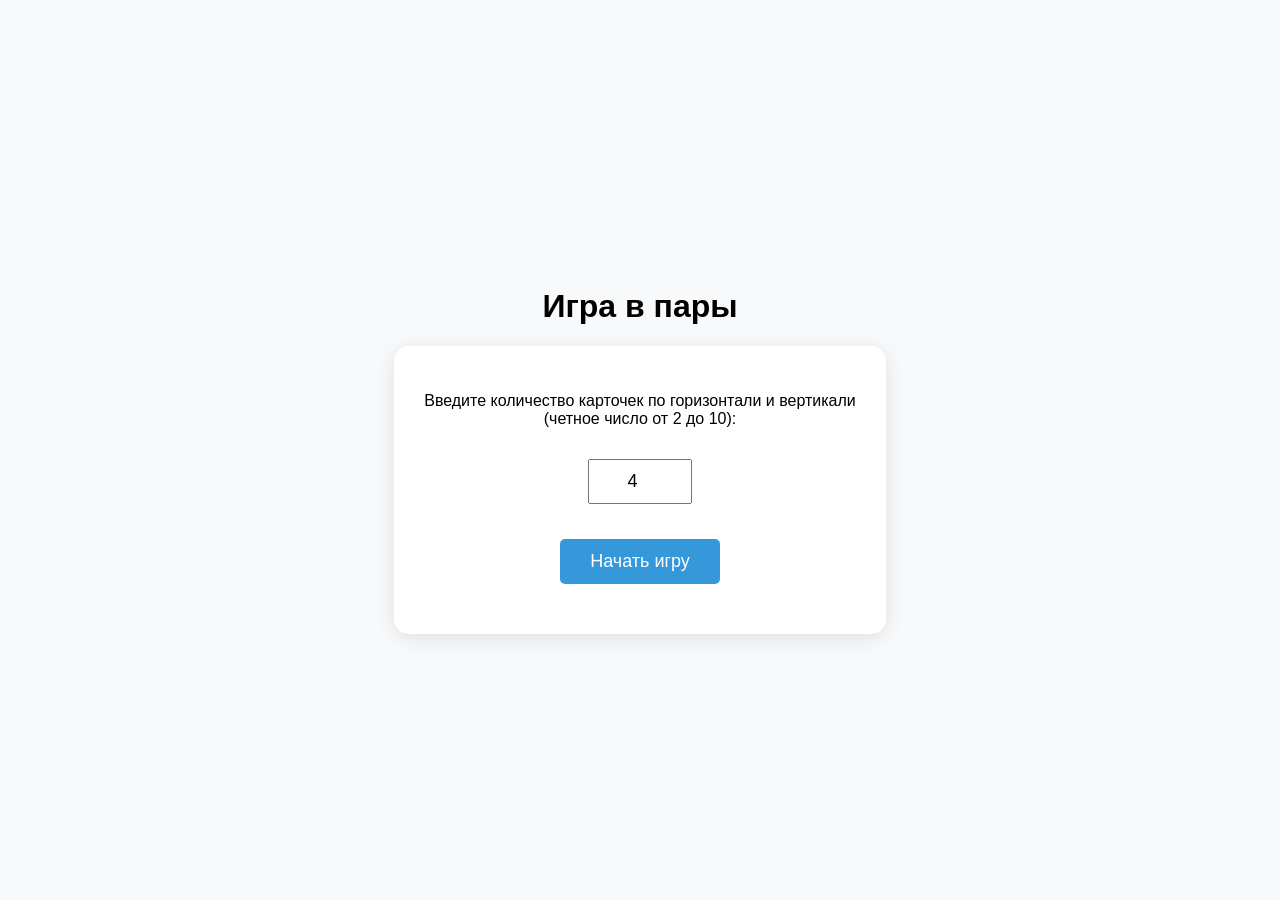
<file: game/index.html>
<!DOCTYPE html>
<html lang="ru">
<head>
    <meta charset="UTF-8">
    <meta name="viewport" content="width=device-width, initial-scale=1.0">
    <title>Игра в пары Pro</title>
    <link rel="stylesheet" href="style.css">
</head>
<body>

    <div class="container">
        <h1>Игра в пары</h1>
        
        <div id="setup-container" class="setup-form">
            <p>Введите количество карточек по горизонтали и вертикали <br> 
               (четное число от 2 до 10):</p>
            <input type="number" id="grid-input" value="4" step="2" min="2" max="10">
            <button id="start-btn" class="btn-main">Начать игру</button>
        </div>

        <div id="game-area" style="display: none;">
            <div class="timer">Времени осталось: <span id="seconds">60</span> сек.</div>
            <div id="game-board" class="board"></div>
            <button id="restart-btn" class="btn-main" style="display: none;">Сыграть ещё раз</button>
        </div>
    </div>

    <script src="script.js"></script>
</body>
</html>
</file>
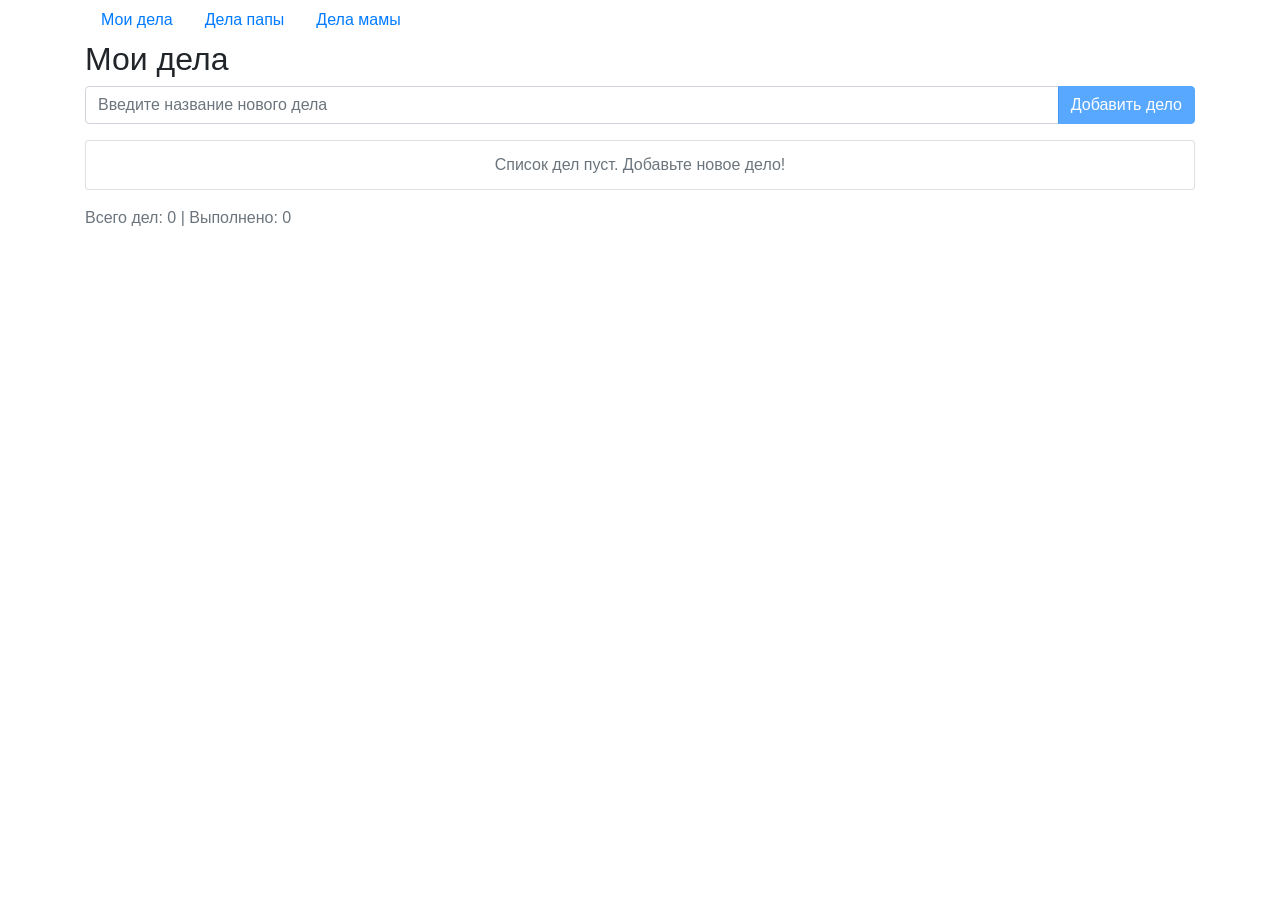
<file: JS08_dom/index.html>
<!DOCTYPE html>
<html lang="ru">
    <head>
        <meta charset="UTF-8">
        <meta name="viewport" content="width=device-width, initial-scale=1.0, shrink-to-fit=no">
        <title>TODO</title>
        <link rel="stylesheet" href="https://cdn.jsdelivr.net/npm/bootstrap@4.5.3/dist/css/bootstrap.min.css" integrity="sha384-TX8t27EcRE3e/ihU7zmQxVncDAy5uIKz4rEkgIXeMed4M0jlfIDPvg6uqKI2xXr2" crossorigin="anonymous">
        <script defer src="./todo-app.js"></script>
        <script>
            document.addEventListener('DOMContentLoaded', function() {
                // Добавлен третий параметр 'my' для уникального ключа в localStorage
                createTodoApp(document.getElementById('todo-app'), 'Мои дела', 'my');
            });
        </script>
    </head>
    <body>
        <div class="container mb5">
            <nav class="nav">
                <a class="nav-link" href="index.html">Мои дела</a>
                <a class="nav-link" href="dad.html">Дела папы</a>
                <a class="nav-link" href="mom.html">Дела мамы</a>
            </nav>
        </div>
        <div id="todo-app" class="container"></div>
    </body>
</html>
</file>
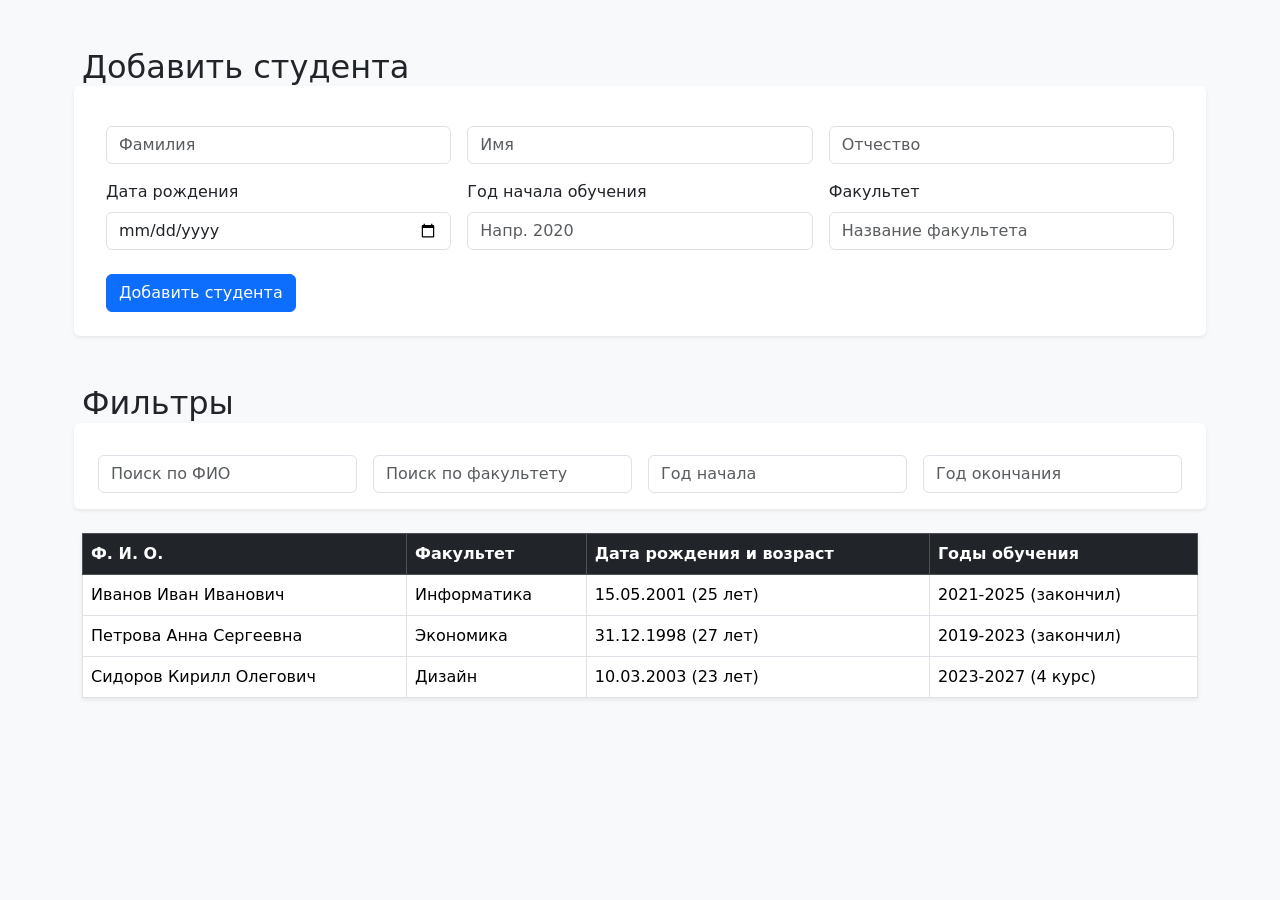
<file: JS10_last/10.6/index.html>
<!DOCTYPE html>
<html lang="ru">
<head>
    <meta charset="UTF-8">
    <meta name="viewport" content="width=device-width, initial-scale=1.0">
    <title>Панель управления студентами</title>
    <link href="https://cdn.jsdelivr.net/npm/bootstrap@5.3.0/dist/css/bootstrap.min.css" rel="stylesheet">
    <style>
        th { cursor: pointer; user-select: none; }
        th:hover { background-color: #f8f9fa; color: #0d6efd; }
    </style>
</head>
<body class="bg-light py-5">
    <div class="container">
        <h2 class="mb-3">Добавить студента</h2>
        <form id="add-student-form" class="row g-3 mb-5 p-4 bg-white shadow-sm rounded">
            <div class="col-md-4">
                <input type="text" id="input-surname" class="form-control" placeholder="Фамилия" required>
            </div>
            <div class="col-md-4">
                <input type="text" id="input-name" class="form-control" placeholder="Имя" required>
            </div>
            <div class="col-md-4">
                <input type="text" id="input-lastname" class="form-control" placeholder="Отчество" required>
            </div>
            <div class="col-md-4">
                <label class="form-label">Дата рождения</label>
                <input type="date" id="input-birth" class="form-control" required>
            </div>
            <div class="col-md-4">
                <label class="form-label">Год начала обучения</label>
                <input type="number" id="input-start-year" class="form-control" placeholder="Напр. 2020" required>
            </div>
            <div class="col-md-4">
                <label class="form-label">Факультет</label>
                <input type="text" id="input-faculty" class="form-control" placeholder="Название факультета" required>
            </div>
            <div class="col-12">
                <div id="error-messages" class="text-danger mb-2"></div>
                <button type="submit" class="btn btn-primary">Добавить студента</button>
            </div>
        </form>

        <h2 class="mb-3">Фильтры</h2>
        <div class="row g-3 mb-4 p-3 bg-white shadow-sm rounded">
            <div class="col-md-3">
                <input type="text" id="filter-fio" class="form-control" placeholder="Поиск по ФИО">
            </div>
            <div class="col-md-3">
                <input type="text" id="filter-faculty" class="form-control" placeholder="Поиск по факультету">
            </div>
            <div class="col-md-3">
                <input type="number" id="filter-start" class="form-control" placeholder="Год начала">
            </div>
            <div class="col-md-3">
                <input type="number" id="filter-end" class="form-control" placeholder="Год окончания">
            </div>
        </div>

        <table class="table table-bordered bg-white shadow-sm">
            <thead class="table-dark">
                <tr>
                    <th id="sort-fio">Ф. И. О.</th>
                    <th id="sort-faculty">Факультет</th>
                    <th id="sort-birth">Дата рождения и возраст</th>
                    <th id="sort-start">Годы обучения</th>
                </tr>
            </thead>
            <tbody id="students-table-body"></tbody>
        </table>
    </div>
    <script src="main.js"></script>
</body>
</html>
</file>
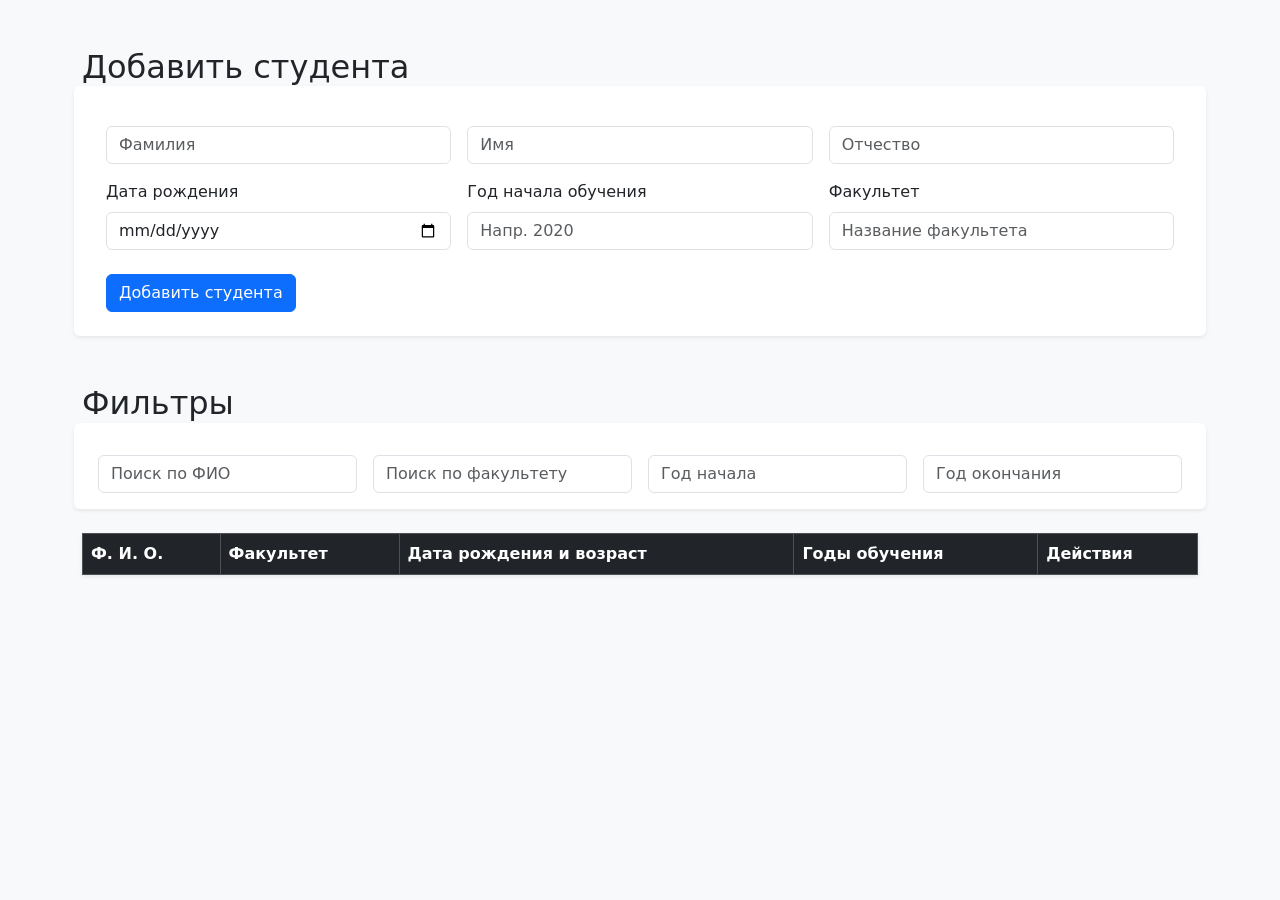
<file: JS11_the_end/client/index.html>
<!DOCTYPE html>
<html lang="ru">
<head>
    <meta charset="UTF-8">
    <meta name="viewport" content="width=device-width, initial-scale=1.0">
    <title>Панель управления студентами</title>
    <link href="https://cdn.jsdelivr.net/npm/bootstrap@5.3.0/dist/css/bootstrap.min.css" rel="stylesheet">
    <style>
        th { cursor: pointer; user-select: none; }
        th:hover { background-color: #f8f9fa; color: #0d6efd; }
    </style>
</head>
<body class="bg-light py-5">
    <div class="container">
        <h2 class="mb-3">Добавить студента</h2>
        <form id="add-student-form" class="row g-3 mb-5 p-4 bg-white shadow-sm rounded">
            <div class="col-md-4">
                <input type="text" id="input-surname" class="form-control" placeholder="Фамилия" required>
            </div>
            <div class="col-md-4">
                <input type="text" id="input-name" class="form-control" placeholder="Имя" required>
            </div>
            <div class="col-md-4">
                <input type="text" id="input-lastname" class="form-control" placeholder="Отчество" required>
            </div>
            <div class="col-md-4">
                <label class="form-label">Дата рождения</label>
                <input type="date" id="input-birth" class="form-control" required>
            </div>
            <div class="col-md-4">
                <label class="form-label">Год начала обучения</label>
                <input type="number" id="input-start-year" class="form-control" placeholder="Напр. 2020" required>
            </div>
            <div class="col-md-4">
                <label class="form-label">Факультет</label>
                <input type="text" id="input-faculty" class="form-control" placeholder="Название факультета" required>
            </div>
            <div class="col-12">
                <div id="error-messages" class="text-danger mb-2"></div>
                <button type="submit" class="btn btn-primary">Добавить студента</button>
            </div>
        </form>

        <h2 class="mb-3">Фильтры</h2>
        <div class="row g-3 mb-4 p-3 bg-white shadow-sm rounded">
            <div class="col-md-3">
                <input type="text" id="filter-fio" class="form-control" placeholder="Поиск по ФИО">
            </div>
            <div class="col-md-3">
                <input type="text" id="filter-faculty" class="form-control" placeholder="Поиск по факультету">
            </div>
            <div class="col-md-3">
                <input type="number" id="filter-start" class="form-control" placeholder="Год начала">
            </div>
            <div class="col-md-3">
                <input type="number" id="filter-end" class="form-control" placeholder="Год окончания">
            </div>
        </div>

        <table class="table table-bordered bg-white shadow-sm">
            <thead class="table-dark">
                <tr>
                    <th id="sort-fio">Ф. И. О.</th>
                    <th id="sort-faculty">Факультет</th>
                    <th id="sort-birth">Дата рождения и возраст</th>
                    <th id="sort-start">Годы обучения</th>
                    <th>Действия</th>
                </tr>
            </thead>
            <tbody id="students-table-body"></tbody>
        </table>
    </div>
    <script src="main.js"></script>
</body>
</html>
</file>
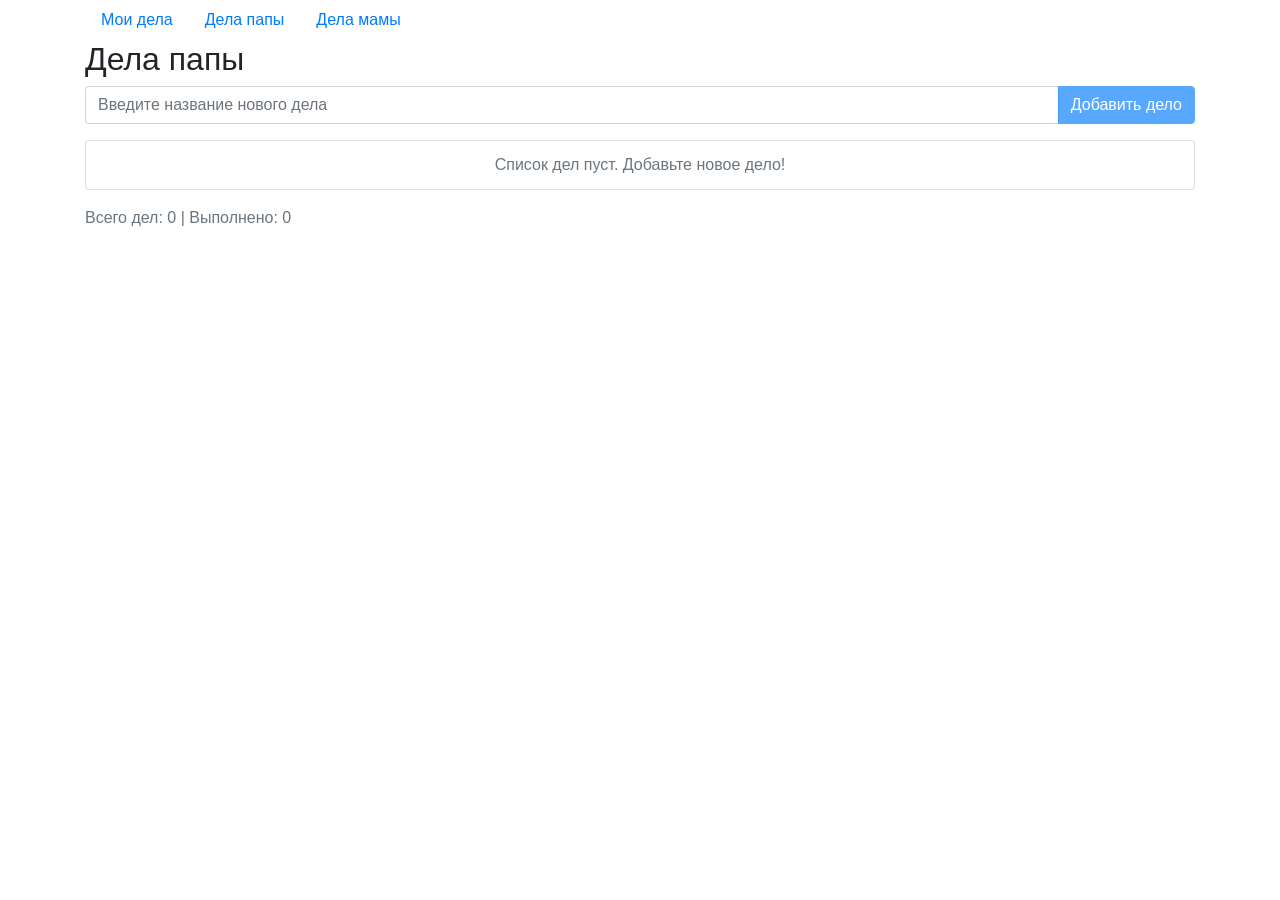
<file: JS08_dom/dad.html>
<!DOCTYPE html>
<html lang="ru">
    <head>
        <meta charset="UTF-8">
        <meta name="viewport" content="width=device-width, initial-scale=1.0, shrink-to-fit=no">
        <title>TODO</title>
        <link rel="stylesheet" href="https://cdn.jsdelivr.net/npm/bootstrap@4.5.3/dist/css/bootstrap.min.css" integrity="sha384-TX8t27EcRE3e/ihU7zmQxVncDAy5uIKz4rEkgIXeMed4M0jlfIDPvg6uqKI2xXr2" crossorigin="anonymous">
        <script defer src="./todo-app.js"></script>
        <script>
            document.addEventListener('DOMContentLoaded', function() {
                // Добавлен третий параметр 'dad' для уникального ключа в localStorage
                createTodoApp(document.getElementById('todo-app'), 'Дела папы', 'dad');
            });
        </script>
    </head>
    <body>
        <div class="container mb5">
            <nav class="nav">
                <a class="nav-link" href="index.html">Мои дела</a>
                <a class="nav-link" href="dad.html">Дела папы</a>
                <a class="nav-link" href="mom.html">Дела мамы</a>
            </nav>
        </div>
        <div id="todo-app" class="container"></div>
    </body>
</html>
</file>
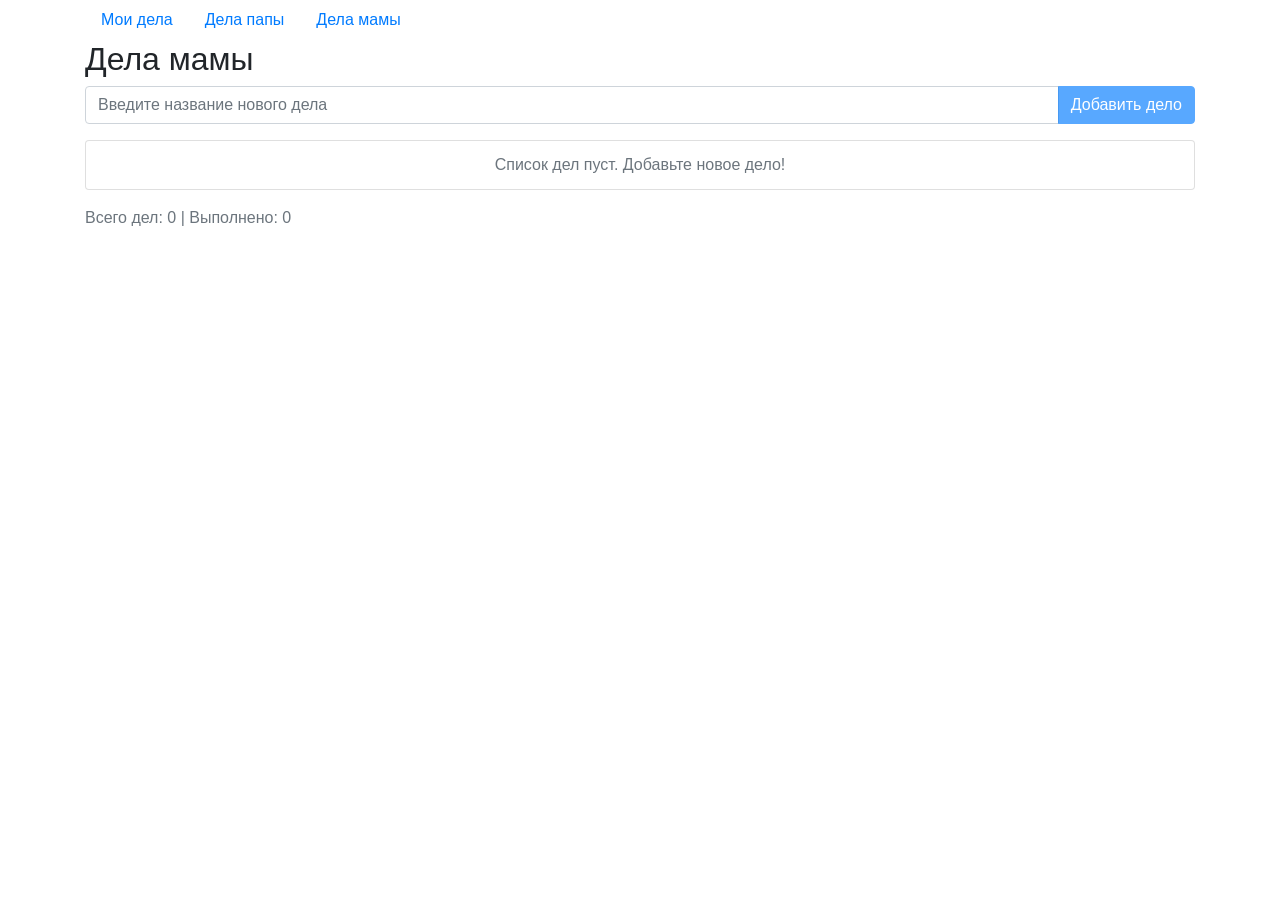
<file: JS08_dom/mom.html>
<!DOCTYPE html>
<html lang="ru">
    <head>
        <meta charset="UTF-8">
        <meta name="viewport" content="width=device-width, initial-scale=1.0, shrink-to-fit=no">
        <title>TODO</title>
        <link rel="stylesheet" href="https://cdn.jsdelivr.net/npm/bootstrap@4.5.3/dist/css/bootstrap.min.css" integrity="sha384-TX8t27EcRE3e/ihU7zmQxVncDAy5uIKz4rEkgIXeMed4M0jlfIDPvg6uqKI2xXr2" crossorigin="anonymous">
        <script defer src="./todo-app.js"></script>
        <script>
            document.addEventListener('DOMContentLoaded', function() {
                // Добавлен третий параметр 'mom' для уникального ключа в localStorage
                createTodoApp(document.getElementById('todo-app'), 'Дела мамы', 'mom');
            });
        </script>
    </head>
    <body>
        <div class="container mb5">
            <nav class="nav">
                <a class="nav-link" href="index.html">Мои дела</a>
                <a class="nav-link" href="dad.html">Дела папы</a>
                <a class="nav-link" href="mom.html">Дела мамы</a>
            </nav>
        </div>
        <div id="todo-app" class="container"></div>
    </body>
</html>
</file>
<file: game/style.css>
body {
    font-family: 'Arial', sans-serif;
    background-color: #f8f9fa;
    display: flex;
    justify-content: center;
    align-items: center;
    min-height: 100vh;
    margin: 0;
}

.container { text-align: center; }

.setup-form {
    background: white;
    padding: 30px;
    border-radius: 15px;
    box-shadow: 0 4px 20px rgba(0,0,0,0.1);
}

input {
    padding: 10px;
    font-size: 18px;
    width: 80px;
    text-align: center;
    margin: 15px 0;
}

.timer {
    font-size: 24px;
    color: #e74c3c;
    margin-bottom: 20px;
}

.board {
    display: grid;
    gap: 10px;
    justify-content: center;
    perspective: 1000px;
}

/* Карточка */
.card {
    width: 80px;
    height: 80px;
    position: relative;
    transform-style: preserve-3d;
    transition: transform 0.6s cubic-bezier(0.4, 0, 0.2, 1);
    cursor: pointer;
}

.card.open {
    transform: rotateY(180deg);
}

.card-front, .card-back {
    position: absolute;
    width: 100%;
    height: 100%;
    backface-visibility: hidden; /* Скрывает изнанку при повороте */
    border-radius: 8px;
    display: flex;
    align-items: center;
    justify-content: center;
}

/* Рубашка */
.card-back {
    background-color: #2c3e50;
}

/* Лицо (цифра) */
.card-front {
    background-color: #ecf0f1;
    color: #2c3e50;
    font-size: 28px;
    font-weight: bold;
    transform: rotateY(180deg); /* Повернуто изначально, чтобы при клике стать прямо */
}

/* Найденная пара */
.card.success .card-front {
    background-color: #2ecc71;
    color: white;
}

.btn-main {
    display: block;
    margin: 20px auto;
    padding: 12px 30px;
    background-color: #3498db;
    color: white;
    border: none;
    border-radius: 5px;
    cursor: pointer;
    font-size: 18px;
}

.btn-main:hover { background-color: #2980b9; }
</file>
